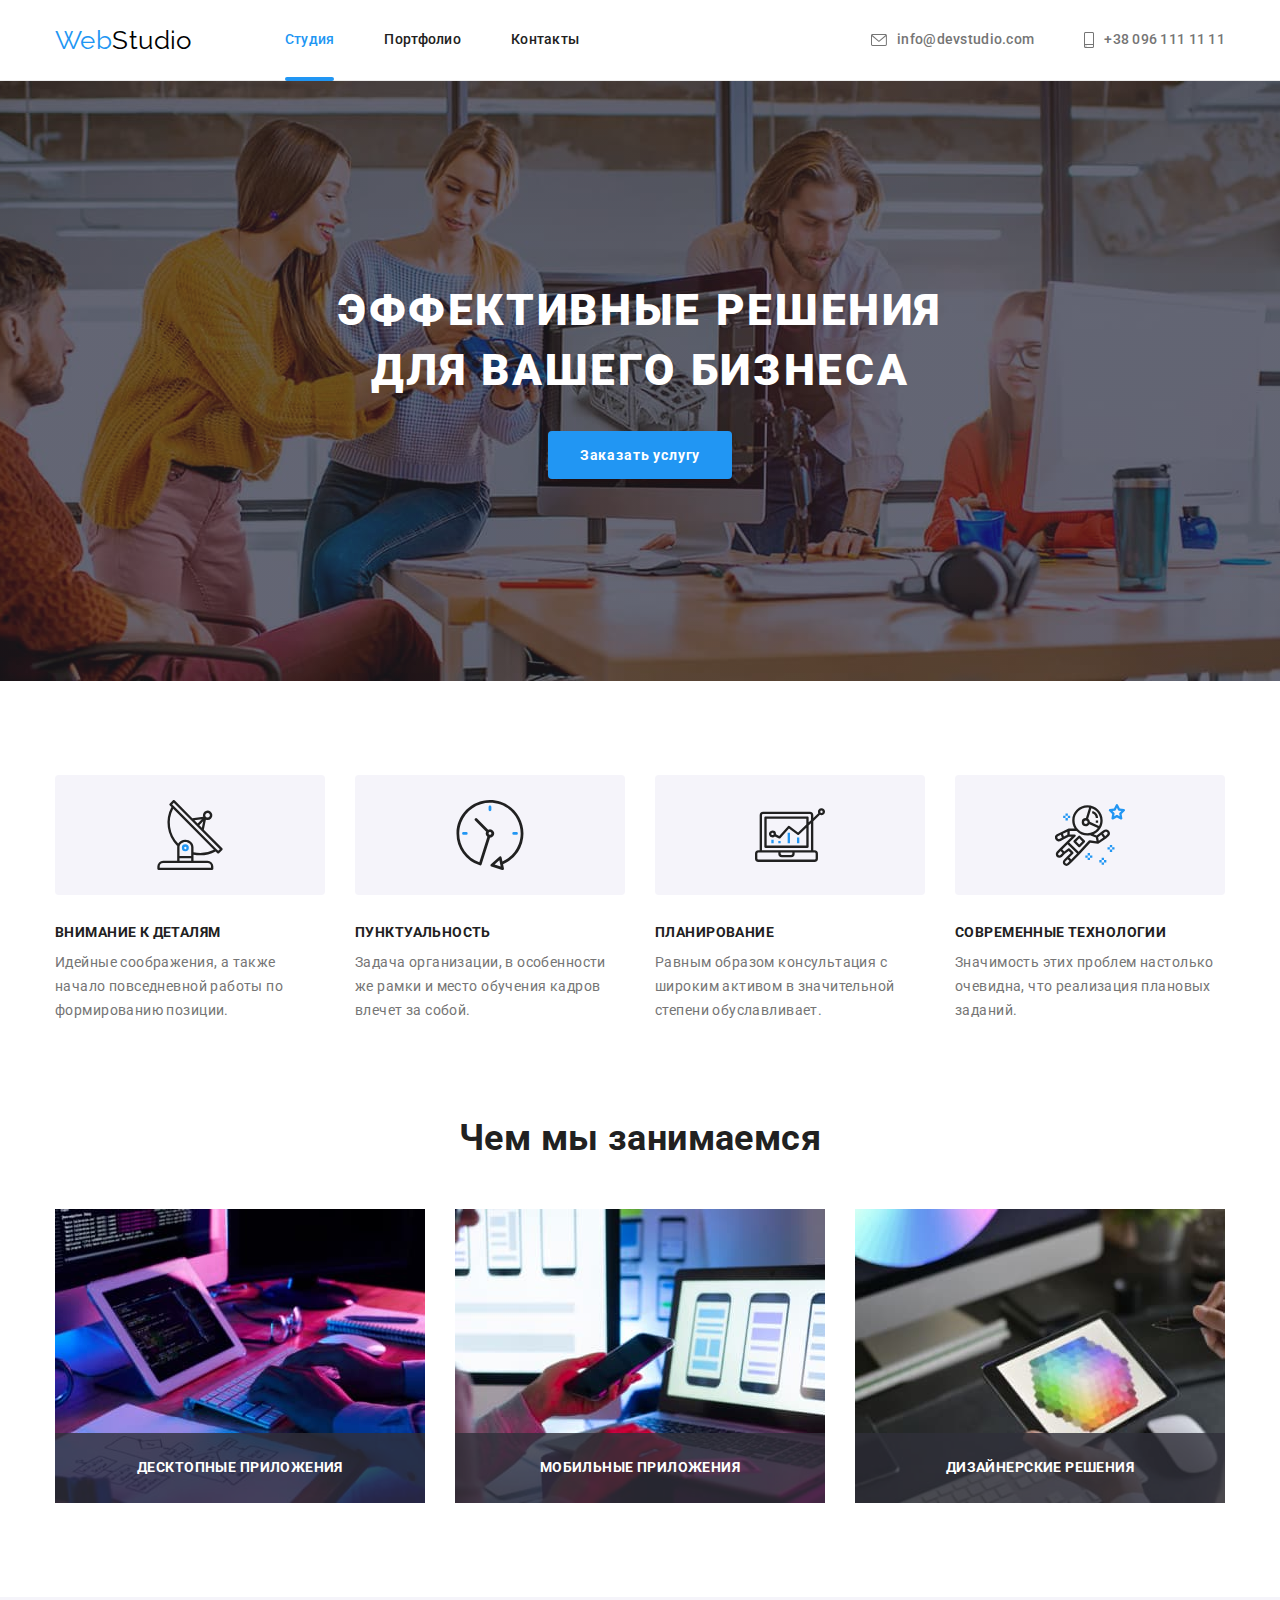
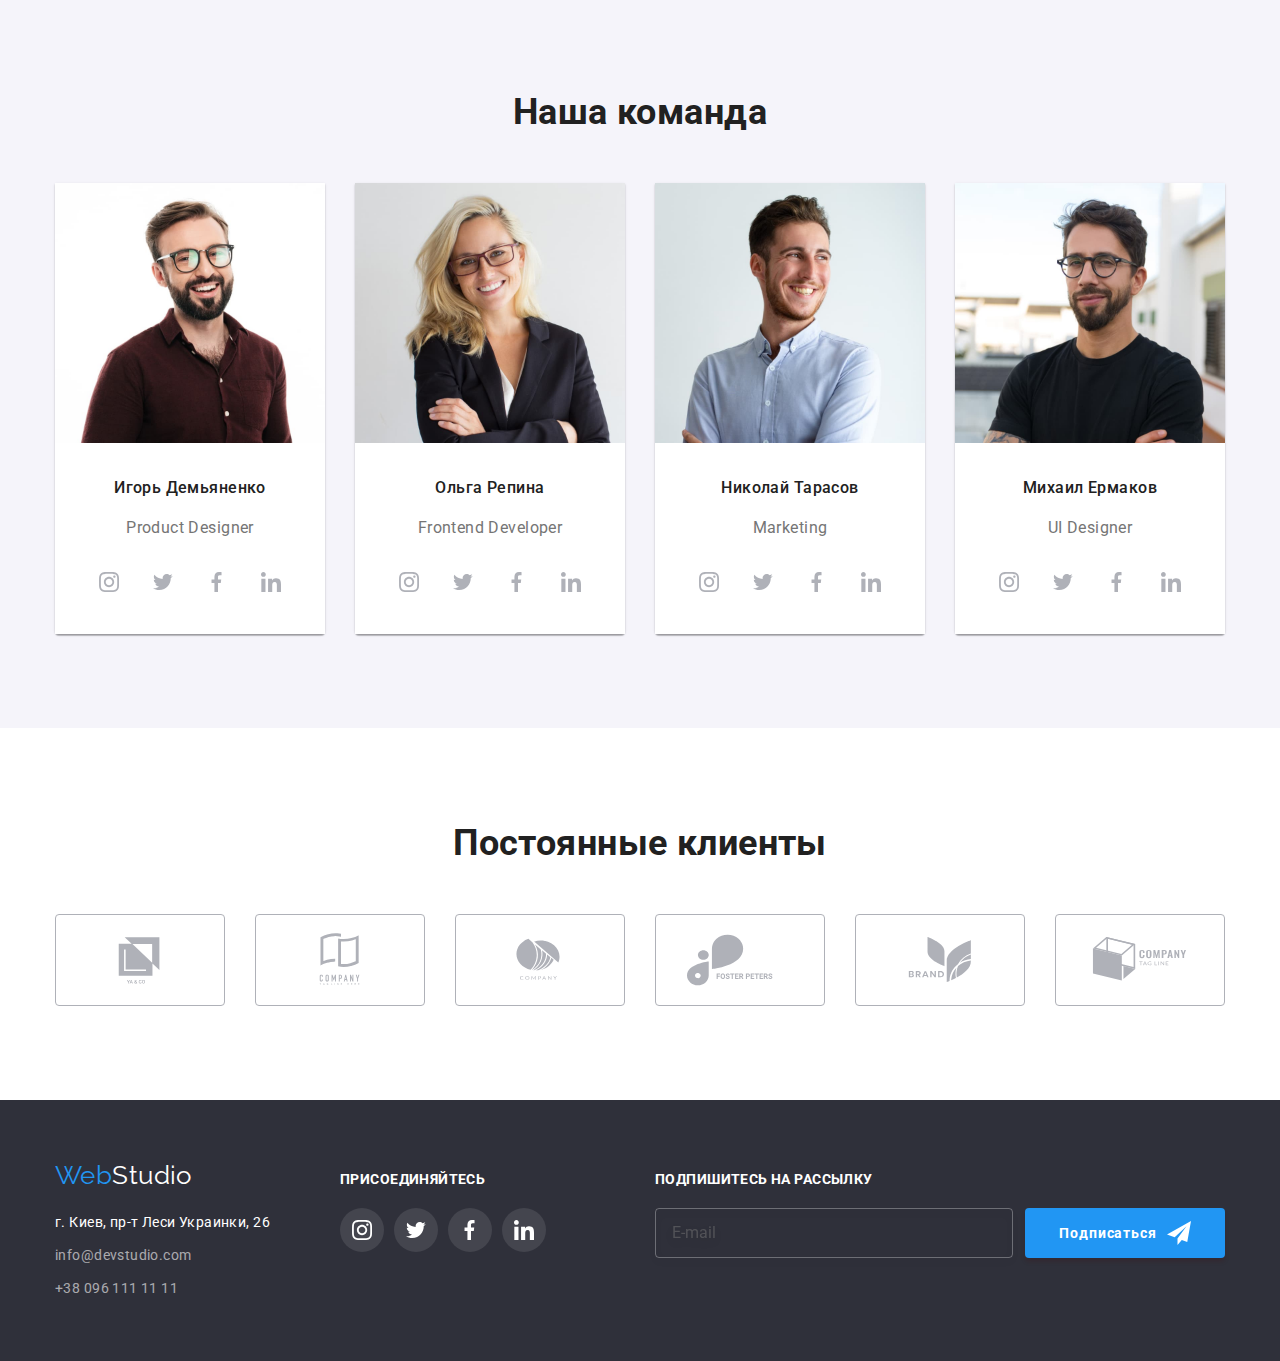
<file: index.html>
<!DOCTYPE html>
<html lang="ru">
  <head>
    <meta charset="UTF-8" />
    <meta http-equiv="X-UA-Compatible" content="IE=edge" />
    <meta name="viewport" content="width=device-width, initial-scale=1.0" />
    <title>Web studio</title>
    <link
      href="https://fonts.googleapis.com/css2?family=Raleway:wght@700&family=Roboto:wght@400;500;700;900&display=swap"
      rel="stylesheet"
    />
    <link
      rel="stylesheet"
      href="https://cdnjs.cloudflare.com/ajax/libs/modern-normalize/1.0.0/modern-normalize.min.css"
    />
    <link rel="stylesheet" href="./css/main.min.css" />
  </head>
  <body>
    <header class="header">
      <div class="header__navigation container">
        <nav class="header__site-nav">
          <a href="./index.html" class="logo"
            ><span class="logo__text">Web</span>Studio</a
          >
          <ul class="header__menu">
            <li class="header__menu-item">
              <a href="" class="header__menu-link header__menu-link--current"
                >Студия</a
              >
            </li>
            <li class="header__menu-item">
              <a href="./portfolio.html" class="header__menu-link">Портфолио</a>
            </li>
            <li class="header__menu-item">
              <a href="" class="header__menu-link">Контакты</a>
            </li>
          </ul>
        </nav>
        <ul class="header__contacts">
          <li class="header__contacts-item">
            <a href="mailto:info@devstudio.com" class="header__contacts-link"
              ><svg class="header__contacts-icon" width="16" height="12">
                <use href="./images/icons.svg#icon-envelope"></use>
              </svg>
              info@devstudio.com</a
            >
          </li>
          <li class="header__contacts-item">
            <a href="tel:+380961111111" class="header__contacts-link"
              ><svg class="header__contacts-icon" width="10" height="16">
                <use href="./images/icons.svg#icon-smartphone"></use></svg
              >+38 096 111 11 11</a
            >
          </li>
        </ul>
      </div>
    </header>
    <main>
      <!-- hero -->

      <section class="hero">
        <h1 class="hero__title">Эффективные решения для вашего бизнеса</h1>
        <button type="button" class="hero__button" data-modal-open>
          Заказать услугу
        </button>
      </section>

      <!-- features -->
      <section class="section">
        <div class="features container">
          <h2 class="visually-hidden">Особенности</h2>
          <ul class="features__list">
            <li class="features__item features__icon-antenna">
              <h3 class="features__title">Внимание к деталям</h3>
              <p>
                Идейные соображения, а также начало повседневной работы по
                формированию позиции.
              </p>
            </li>
            <li class="features__item features__icon-clock">
              <h3 class="features__title">Пунктуальность</h3>
              <p>
                Задача организации, в особенности же рамки и место обучения
                кадров влечет за собой.
              </p>
            </li>
            <li class="features__item features__icon-diagram">
              <h3 class="features__title">Планирование</h3>
              <p>
                Равным образом консультация с широким активом в значительной
                степени обуславливает.
              </p>
            </li>
            <li class="features__item features__icon-astronaut">
              <h3 class="features__title">Современные технологии</h3>
              <p>
                Значимость этих проблем настолько очевидна, что реализация
                плановых заданий.
              </p>
            </li>
          </ul>
        </div>
      </section>
      <section class="section section__no-padding ">
        <div class="services container">
          <h2 class="section__title ">Чем мы занимаемся</h2>
          <ul class="services__list">
            <li class="services__item">
              <img
                src="./images/desktop_apps.jpg"
                alt="Десктопные приложения"
                width="370"
                height="294"
              />
              <h3 class="services__title">Десктопные приложения</h3>
            </li>
            <li class="services__item">
              <img
                src="./images/mobile_apps.jpg"
                alt="Мобильные приложения"
                width="370"
                height="294"
              />
              <h3 class="services__title">Мобильные приложения</h3>
            </li>
            <li class="services__item">
              <img
                src="./images/design_solutions.jpg"
                alt="Дизайнерские решения"
                width="370"
                height="294"
              />
              <h3 class="services__title">Дизайнерские решения</h3>
            </li>
          </ul>
        </div>
      </section>
      <!-- Team -->
      <section class="section section__bgcolor ">
        <div class="team container">
          <h2 class="section__title team__title">Наша команда</h2>
          <ul class="team__card-set">
            <li class="team__worker-card">
              <img
                src="./images/product_designer.jpg"
                alt="Фотография Игоря Демьяненко"
                width="270"
                height="260"
                class="worker-foto"
              />
              <div class="team__card-content">
                <h3 class="team__worker-name">Игорь Демьяненко</h3>
                <p lang="en" class="team__worker-post">Product Designer</p>

                <ul class="social-icons">
                  <li class="social-icons__list">
                    <a
                      href=""
                      class="social-icons__link"
                      target="_blank"
                      rel="noopener noreferrer"
                    >
                      <svg class="social-icons__icon">
                        <use href="./images/icons.svg#icon-instagram"></use>
                      </svg>
                    </a>
                  </li>
                  <li class="social-icons__list">
                    <a
                      href=""
                      class="social-icons__link"
                      target="_blank"
                      rel="noopener noreferrer"
                    >
                      <svg class="social-icons__icon">
                        <use href="./images/icons.svg#icon-twitter"></use>
                      </svg>
                    </a>
                  </li>
                  <li class="social-icons__list">
                    <a
                      href=""
                      class="social-icons__link"
                      target="_blank"
                      rel="noopener noreferrer"
                    >
                      <svg class="social-icons__icon">
                        <use href="./images/icons.svg#icon-fb"></use>
                      </svg>
                    </a>
                  </li>
                  <li class="social-icons__list">
                    <a
                      href=""
                      class="social-icons__link"
                      target="_blank"
                      rel="noopener noreferrer"
                    >
                      <svg class="social-icons__icon">
                        <use href="./images/icons.svg#icon-linkedin"></use>
                      </svg>
                    </a>
                  </li>
                </ul>
              </div>
            </li>
            <li class="team__worker-card">
              <img
                src="./images/frontend_developer.jpg"
                alt="Фотография Ольги Репиной"
                width="270"
                height="260"
                class="worker-foto"
              />
              <div class="team__card-content">
                <h3 class="team__worker-name">Ольга Репина</h3>
                <p lang="en" class="team__worker-post">Frontend Developer</p>
                <ul class="social-icons">
                  <li class="social-icons__list">
                    <a
                      href=""
                      class="social-icons__link"
                      target="_blank"
                      rel="noopener noreferrer"
                    >
                      <svg class="social-icons__icon">
                        <use href="./images/icons.svg#icon-instagram"></use>
                      </svg>
                    </a>
                  </li>
                  <li class="social-icons__list">
                    <a
                      href=""
                      class="social-icons__link"
                      target="_blank"
                      rel="noopener noreferrer"
                    >
                      <svg class="social-icons__icon">
                        <use href="./images/icons.svg#icon-twitter"></use>
                      </svg>
                    </a>
                  </li>
                  <li class="social-icons__list">
                    <a
                      href=""
                      class="social-icons__link"
                      target="_blank"
                      rel="noopener noreferrer"
                    >
                      <svg class="social-icons__icon">
                        <use href="./images/icons.svg#icon-fb"></use>
                      </svg>
                    </a>
                  </li>
                  <li class="social-icons__list">
                    <a
                      href=""
                      class="social-icons__link"
                      target="_blank"
                      rel="noopener noreferrer"
                    >
                      <svg class="social-icons__icon">
                        <use href="./images/icons.svg#icon-linkedin"></use>
                      </svg>
                    </a>
                  </li>
                </ul>
              </div>
            </li>
            <li class="team__worker-card">
              <img
                src="./images/marketing.jpg"
                alt="Фотография Николая Тарасова"
                width="270"
                height="260"
                class="worker-foto"
              />
              <div class="team__card-content">
                <h3 class="team__worker-name">Николай Тарасов</h3>
                <p lang="en" class="team__worker-post">Marketing</p>
                <ul class="social-icons">
                  <li class="social-icons__list">
                    <a
                      href=""
                      class="social-icons__link"
                      target="_blank"
                      rel="noopener noreferrer"
                    >
                      <svg class="social-icons__icon">
                        <use href="./images/icons.svg#icon-instagram"></use>
                      </svg>
                    </a>
                  </li>
                  <li class="social-icons__list">
                    <a
                      href=""
                      class="social-icons__link"
                      target="_blank"
                      rel="noopener noreferrer"
                    >
                      <svg class="social-icons__icon">
                        <use href="./images/icons.svg#icon-twitter"></use>
                      </svg>
                    </a>
                  </li>
                  <li class="social-icons__list">
                    <a
                      href=""
                      class="social-icons__link"
                      target="_blank"
                      rel="noopener noreferrer"
                    >
                      <svg class="social-icons__icon">
                        <use href="./images/icons.svg#icon-fb"></use>
                      </svg>
                    </a>
                  </li>
                  <li class="social-icons__list">
                    <a
                      href=""
                      class="social-icons__link"
                      target="_blank"
                      rel="noopener noreferrer"
                    >
                      <svg class="social-icons__icon">
                        <use href="./images/icons.svg#icon-linkedin"></use>
                      </svg>
                    </a>
                  </li>
                </ul>
              </div>
            </li>
            <li class="team__worker-card">
              <img
                src="./images/ui_designer.jpg"
                alt="Фотография Михаила Ермакова"
                width="270"
                height="260"
                class="worker-foto"
              />
              <div class="team__card-content">
                <h3 class="team__worker-name">Михаил Ермаков</h3>
                <p lang="en" class="team__worker-post">UI Designer</p>
                <ul class="social-icons">
                  <li class="social-icons__list">
                    <a
                      href=""
                      class="social-icons__link"
                      target="_blank"
                      rel="noopener noreferrer"
                    >
                      <svg class="social-icons__icon">
                        <use href="./images/icons.svg#icon-instagram"></use>
                      </svg>
                    </a>
                  </li>
                  <li class="social-icons__list">
                    <a
                      href=""
                      class="social-icons__link"
                      target="_blank"
                      rel="noopener noreferrer"
                    >
                      <svg class="social-icons__icon">
                        <use href="./images/icons.svg#icon-twitter"></use>
                      </svg>
                    </a>
                  </li>
                  <li class="social-icons__list">
                    <a
                      href=""
                      class="social-icons__link"
                      target="_blank"
                      rel="noopener noreferrer"
                    >
                      <svg class="social-icons__icon">
                        <use href="./images/icons.svg#icon-fb"></use>
                      </svg>
                    </a>
                  </li>
                  <li class="social-icons__list">
                    <a
                      href=""
                      class="social-icons__link"
                      target="_blank"
                      rel="noopener noreferrer"
                    >
                      <svg class="social-icons__icon">
                        <use href="./images/icons.svg#icon-linkedin"></use>
                      </svg>
                    </a>
                  </li>
                </ul>
              </div>
            </li>
          </ul>
        </div>
      </section>

      <section class="section">
        <div class="customers container">
          <h2 class="customers__title">Постоянные клиенты</h2>
          <ul class="customers__card-set">
            <li class="customers__item">
              <a
                href=""
                class="customers__link"
                target="_blank"
                rel="noopener noreferrer"
              >
                <svg class="customers__icon">
                  <use href="./images/icons.svg#icon-Logo_1"></use>
                </svg>
              </a>
            </li>
            <li class="customers__item">
              <a
                href=""
                class="customers__link"
                target="_blank"
                rel="noopener noreferrer"
              >
                <svg class="customers__icon">
                  <use href="./images/icons.svg#icon-Logo_2"></use>
                </svg>
              </a>
            </li>
            <li class="customers__item">
              <a
                href=""
                class="customers__link"
                target="_blank"
                rel="noopener noreferrer"
              >
                <svg class="customers__icon">
                  <use href="./images/icons.svg#icon-Logo_3"></use>
                </svg>
              </a>
            </li>
            <li class="customers__item">
              <a
                href=""
                class="customers__link"
                target="_blank"
                rel="noopener noreferrer"
              >
                <svg class="customers__icon">
                  <use href="./images/icons.svg#icon-Logo_4"></use>
                </svg>
              </a>
            </li>
            <li class="customers__item">
              <a
                href=""
                class="customers__link"
                target="_blank"
                rel="noopener noreferrer"
              >
                <svg class="customers__icon">
                  <use href="./images/icons.svg#icon-Logo_5"></use>
                </svg>
              </a>
            </li>
            <li class="customers__item">
              <a
                href=""
                class="customers__link"
                target="_blank"
                rel="noopener noreferrer"
              >
                <svg class="customers__icon">
                  <use href="./images/icons.svg#icon-Logo_6"></use>
                </svg>
              </a>
            </li>
          </ul>
        </div>
      </section>
    </main>

    <footer class="footer">
      <div class="footer__page container">
        <div class="foter__left-part">
          <a href="./index.html" class="logo footer__logo"
            ><span class="logo__text">Web</span>Studio</a
          >
          <div class="footer__connect">
            <ul class="footer__connect-list">
              <li class="footer__connect-item">
                <address>г. Киев, пр-т Леси Украинки, 26</address>
              </li>
              <li class="footer__connect-item">
                <a href="mailto:info@devstudio.com" class="footer__connect-link"
                  >info@devstudio.com</a
                >
              </li>
              <li class="footer__connect-item">
                <a href="tel:+380961111111" class="footer__connect-link"
                  >+38 096 111 11 11</a
                >
              </li>
            </ul>
          </div>
        </div>
        <div class="footer__central-part">
          <p class="footer__join">присоединяйтесь</p>
          <ul class="social-icons">
            <li class="social-icons__list">
              <a
                href=""
                class="social-icons__link footer-social-icons__link"
                target="_blank"
                rel="noopener noreferrer"
              >
                <svg class="social-icons__icon footer-social-icons__icon">
                  <use href="./images/icons.svg#icon-instagram"></use>
                </svg>
              </a>
            </li>
            <li class="social-icons__list">
              <a
                href=""
                class="social-icons__link footer-social-icons__link"
                target="_blank"
                rel="noopener noreferrer"
              >
                <svg class="social-icons__icon footer-social-icons__icon">
                  <use href="./images/icons.svg#icon-twitter"></use>
                </svg>
              </a>
            </li>
            <li class="social-icons__list">
              <a
                href=""
                class="social-icons__link footer-social-icons__link"
                target="_blank"
                rel="noopener noreferrer"
              >
                <svg class="social-icons__icon footer-social-icons__icon">
                  <use href="./images/icons.svg#icon-fb"></use>
                </svg>
              </a>
            </li>
            <li class="social-icons__list">
              <a
                href=""
                class="social-icons__link footer-social-icons__link"
                target="_blank"
                rel="noopener noreferrer"
              >
                <svg class="social-icons__icon footer-social-icons__icon">
                  <use href="./images/icons.svg#icon-linkedin"></use>
                </svg>
              </a>
            </li>
          </ul>
        </div>

        <!-- Footer form -->
        <form action="" class="footer__form-part">
          <p class="footer__form-title">Подпишитесь на рассылку</p>
          <div class="footer__form">
            <input
              type="email"
              class="footer__form-mail"
              name="e-mail"
              placeholder="E-mail"
            />
            <button
              type="submit"
              class="footer__form-btn"
              name="e-mail"
              id="e-mail"
            >
              Подписаться<svg class="footer__form-btn-icon">
                <use href="./images/icons.svg#icon-send"></use>
              </svg>
            </button>
          </div>
        </form>
      </div>
    </footer>

    
     <!-- modal-window -->
     <div class="modal-window is-hidden" data-modal>
      <div class="modal-window__body">
         <!-- icon-close -->
         <button type="button" class="modal-window__close-btn" data-modal-close>
          <svg class="modal-window__close-icon">
            <use href="./images/icons.svg#icon-close-window"></use></svg
          ><span class="visually-hidden">закрыть окно</span>
        </button>
        <!-- backdrop form -->
        <form class="modal-form">
          <p class="modal-form__title">
            Оставьте свои данные, мы вам перезвоним
          </p>

          <label class="modal-form__field">
            Имя
            <span class="modal-form__input-wrapper">
              <input
                type="text"
                name="user-name"
                class="modal-form__input"
                autofocus
                required
                minlength="2"
              />
              <svg class="modal-form__icon" width="12" height="12">
                <use href="./images/icons.svg#icon-name"></use>
              </svg>
            </span>
          </label>
          <label class="modal-form__field">
            Телефон
            <span class="modal-form__input-wrapper">
              <input
                type="tel"
                name="phone"
                class="modal-form__input"
                placeholder=""
                pattern="[0-9]{3}-[0-9]{3}-[0-9]{2}-[0-9]{2}"
                title="096-999-99-99"
                required
              />
              <svg class="modal-form__icon" width="11" height="11">
                <use href="./images/icons.svg#icon-phone"></use>
              </svg>
            </span>
          </label>
          <label class="modal-form__field">
            Почта
            <span class="modal-form__input-wrapper">
              <input
                type="email"
                name="male"
                class="modal-form__input"
                placeholder=""
                required
              />
              <svg class="modal-form__icon" width="15" height="12">
                <use href="./images/icons.svg#icon-mail"></use>
              </svg>
              <span class="modal-form__icon"></span>
            </span>
          </label>
          <label class="modal-form__field"
            >Комментарий<textarea
              name="message"
              class="modal-form__message"
              placeholder="Введите текст"
            ></textarea>
          </label>
          <input
            type="checkbox"
            name="policy"
            class="modal-form__check visually-hidden"
            id="user-policy"
            required
          />
          <label for="user-policy" class="modal-form__checkbox-desc"
            >Соглашаюсь с рассылкой и принимаю
            <a href="" class="modal-form__checkbox-link"
              >Условия договора</a
            ></label
          >
          <button type="submit" class="modal-form__btn">Oтправить</button>
        </form>

       
      </div>
    </div>

    <script src="./js/modal.js"></script>
  </body>
</html>
</file>
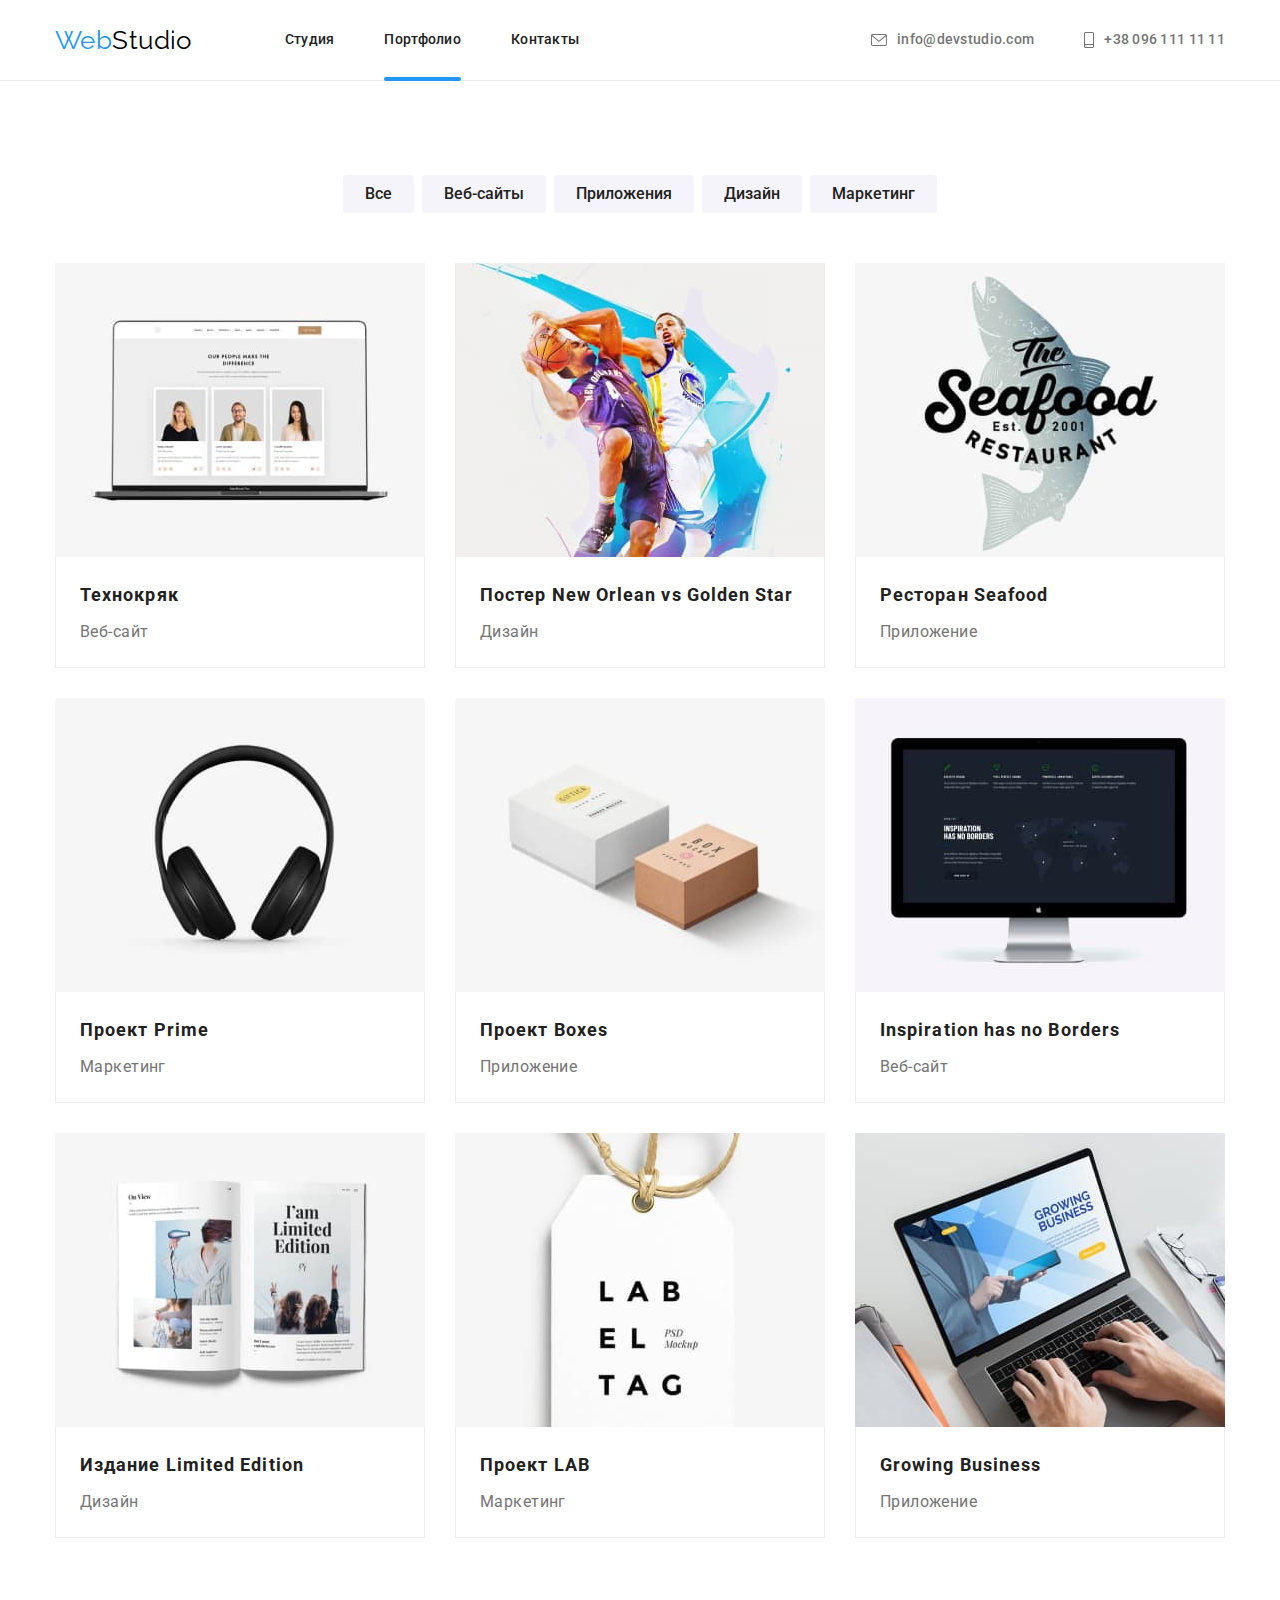
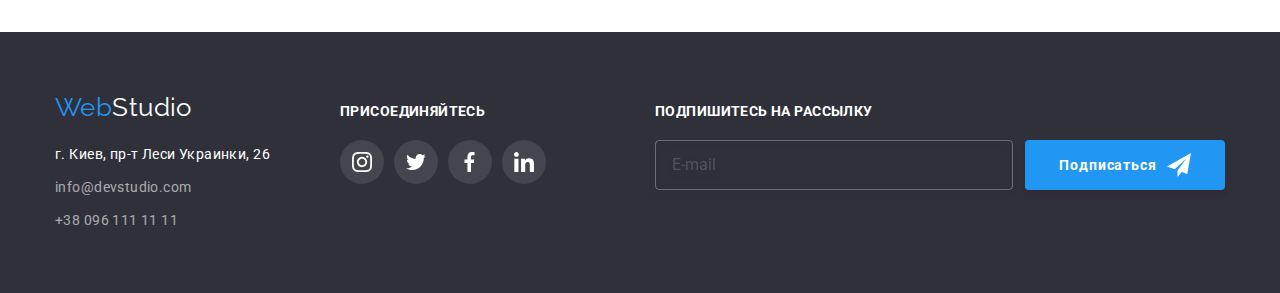
<file: portfolio.html>
<!DOCTYPE html>
<html lang="ru">
  <head>
    <meta charset="UTF-8" />
    <meta http-equiv="X-UA-Compatible" content="IE=edge" />
    <meta name="viewport" content="width=device-width, initial-scale=1.0" />
    <title>Portfolio</title>
    <link
      href="https://fonts.googleapis.com/css2?family=Raleway:wght@700&family=Roboto:wght@400;500;700;900&display=swap"
      rel="stylesheet"
    />
    <link
      rel="stylesheet"
      href="https://cdnjs.cloudflare.com/ajax/libs/modern-normalize/1.0.0/modern-normalize.min.css"
    />
    <link rel="stylesheet" href="./css/main.min.css" />
  </head>
  <body>
    <header class="header">
      <div class="header__navigation container">
        <nav class="header__site-nav">
          <a href="./index.html" class="logo"
            ><span class="logo__text">Web</span>Studio</a
          >
          <ul class="header__menu">
            <li class="header__menu-item">
              <a href="./index.html" class="header__menu-link"
                >Студия</a
              >
            </li>
            <li class="header__menu-item header__menu-link--current" >
              <a href="./portfolio.html" class="header__menu-link">Портфолио</a>
            </li>
            <li class="header__menu-item">
              <a href="" class="header__menu-link">Контакты</a>
            </li>
          </ul>
        </nav>
        <ul class="header__contacts">
          <li class="header__contacts-item">
            <a href="mailto:info@devstudio.com" class="header__contacts-link"
              ><svg class="header__contacts-icon" width="16" height="12">
                <use href="./images/icons.svg#icon-envelope"></use>
              </svg>
              info@devstudio.com</a
            >
          </li>
          <li class="header__contacts-item">
            <a href="tel:+380961111111" class="header__contacts-link"
              ><svg class="header__contacts-icon" width="10" height="16">
                <use href="./images/icons.svg#icon-smartphone"></use></svg
              >+38 096 111 11 11</a
            >
          </li>
        </ul>
      </div>
    </header>

    <main>
      <section class="section">
        <div class="portfolio container">
          <h1 class="visually-hidden">Примерs наших работ</h1>
          <ul class="portfolio__filter">
            <li class="portfolio__filter-btn">
              <button type="button" class="button">Все</button>
            </li>
            <li class="portfolio__filter-btn">
              <button type="button" class="button">Веб-сайты</button>
            </li>
            <li class="portfolio__filter-btn">
              <button type="button" class="button">Приложения</button>
            </li>
            <li class="portfolio__filter-btn">
              <button type="button" class="button">Дизайн</button>
            </li>
            <li class="portfolio__filter-btn">
              <button type="button" class="button">Маркетинг</button>
            </li>
          </ul>
          <ul class="portfolio__examples">
            <li class="portfolio__examples-card">
              <a href="" class="portfolio__examples-link"
                ><div class="portfolio__examples-thumb">
                  <img
                    src="./images/tehnokryak.jpg"
                    alt="Страница сайта Технокряк"
                    width="370px"
                    height="294px"
                  />

                  <p class="portfolio__examples-overlay">
                    Технокряк это современная площадка распространения
                    коронавируса. Компании используют эту платформу для
                    цифрового шпионажа и атак на защищённые сервера конкурентов.
                  </p>
                </div>
                <div class="portfolio__card-box">
                  <h2 class="portfolio__examples-title">Технокряк</h2>
                  <p class="portfolio__examples-desc">Веб-сайт</p>
                </div></a
              >
            </li>
            <li class="portfolio__examples-card">
              <a href="" class="portfolio__examples-link"
                ><div class="portfolio__examples-thumb">
                  <img
                    src="./images/new_orlean.jpg"
                    alt="Рекламный банер"
                    width="370px"
                    height="294px"
                  />

                  <p class="portfolio__examples-overlay">
                    Технокряк это современная площадка распространения
                    коронавируса. Компании используют эту платформу для
                    цифрового шпионажа и атак на защищённые сервера конкурентов.
                  </p>
                </div>
                <div class="portfolio__card-box">
                  <h2 class="portfolio__examples-title">
                    Постер New Orlean vs Golden Star
                  </h2>
                  <p class="portfolio__examples-desc">Дизайн</p>
                </div></a
              >
            </li>
            <li class="portfolio__examples-card">
              <a href="" class="portfolio__examples-link"
                ><div class="portfolio__examples-thumb">
                  <img
                    src="./images/sea_food.jpg"
                    alt="Логотип ресторана"
                    width="370px"
                    height="294px"
                  />

                  <p class="portfolio__examples-overlay">
                    Технокряк это современная площадка распространения
                    коронавируса. Компании используют эту платформу для
                    цифрового шпионажа и атак на защищённые сервера конкурентов.
                  </p>
                </div>

                <div class="portfolio__card-box">
                  <h2 class="portfolio__examples-title">Ресторан Seafood</h2>
                  <p class="portfolio__examples-desc">Приложение</p>
                </div></a
              >
            </li>
            <li class="portfolio__examples-card">
              <a href="" class="portfolio__examples-link"
                ><div class="portfolio__examples-thumb">
                  <img
                    src="./images/progect_prime.jpg"
                    alt="Наушники"
                    width="370px"
                    height="294px"
                  />

                  <p class="portfolio__examples-overlay">
                    Технокряк это современная площадка распространения
                    коронавируса. Компании используют эту платформу для
                    цифрового шпионажа и атак на защищённые сервера конкурентов.
                  </p>
                </div>
                <div class="portfolio__card-box">
                  <h2 class="portfolio__examples-title">Проект Prime</h2>
                  <p class="portfolio__examples-desc">Маркетинг</p>
                </div></a
              >
            </li>
            <li class="portfolio__examples-card">
              <a href="" class="portfolio__examples-link"
                ><div class="portfolio__examples-thumb">
                  <img
                    src="./images/progect_boxes.jpg"
                    alt="Коробки"
                    width="370px"
                    height="294px"
                  />

                  <p class="portfolio__examples-overlay">
                    Технокряк это современная площадка распространения
                    коронавируса. Компании используют эту платформу для
                    цифрового шпионажа и атак на защищённые сервера конкурентов.
                  </p>
                </div>
                <div class="portfolio__card-box">
                  <h2 class="portfolio__examples-title">Проект Boxes</h2>
                  <p class="portfolio__examples-desc">Приложение</p>
                </div></a
              >
            </li>
            <li class="portfolio__examples-card">
              <a href="" class="portfolio__examples-link"
                ><div class="portfolio__examples-thumb">
                  <img
                    src="./images/inspiration.jpg"
                    alt="Старница сайта"
                    width="370px"
                    height="294px"
                  />

                  <p class="portfolio__examples-overlay">
                    Технокряк это современная площадка распространения
                    коронавируса. Компании используют эту платформу для
                    цифрового шпионажа и атак на защищённые сервера конкурентов.
                  </p>
                </div>
                <div class="portfolio__card-box">
                  <h2 class="portfolio__examples-title">Inspiration has no Borders</h2>
                  <p class="portfolio__examples-desc">Веб-сайт</p>
                </div></a
              >
            </li>
            <li class="portfolio__examples-card">
              <a href="" class="portfolio__examples-link"
                ><div class="portfolio__examples-thumb">
                  <img
                    src="./images/edition.jpg"
                    alt="Страницы журнала"
                    width="370px"
                    height="294px"
                  />

                  <p class="portfolio__examples-overlay">
                    Технокряк это современная площадка распространения
                    коронавируса. Компании используют эту платформу для
                    цифрового шпионажа и атак на защищённые сервера конкурентов.
                  </p>
                </div>
                <div class="portfolio__card-box">
                  <h2 class="portfolio__examples-title">Издание Limited Edition</h2>
                  <p class="portfolio__examples-desc">Дизайн</p>
                </div></a
              >
            </li>
            <li class="portfolio__examples-card">
              <a href="" class="portfolio__examples-link"
                ><div class="portfolio__examples-thumb">
                  <img
                    src="./images/progect_lab.jpg"
                    alt="Логотип проэкта"
                    width="370px"
                    height="294px"
                  />

                  <p class="portfolio__examples-overlay">
                    Технокряк это современная площадка распространения
                    коронавируса. Компании используют эту платформу для
                    цифрового шпионажа и атак на защищённые сервера конкурентов.
                  </p>
                </div>
                <div class="portfolio__card-box">
                  <h2 class="portfolio__examples-title">Проект LAB</h2>
                  <p class="portfolio__examples-desc">Маркетинг</p>
                </div></a
              >
            </li>
            <li class="portfolio__examples-card">
              <a href="" class="portfolio__examples-link"
                ><div class="portfolio__examples-thumb">
                  <img
                    src="./images/growing_business.jpg"
                    alt="Страница сайта на ноутбуке"
                    width="370px"
                    height="294px"
                  />

                  <p class="portfolio__examples-overlay">
                    Технокряк это современная площадка распространения
                    коронавируса. Компании используют эту платформу для
                    цифрового шпионажа и атак на защищённые сервера конкурентов.
                  </p>
                </div>
                <div class="portfolio__card-box">
                  <h2 class="portfolio__examples-title">Growing Business</h2>
                  <p class="portfolio__examples-desc">Приложение</p>
                </div></a
              >
            </li>
          </ul>
        </div>
      </section>
    </main>
    <!-- Footer -->
    <footer class="footer">
      <div class="footer__page container">
        <div class="footer__left-part">
          <a href="./index.html" class="logo footer__logo"
            ><span class="logo__text">Web</span>Studio</a
          >
          <div class="footer__connect">
            <ul class="footer__connect-list">
              <li class="footer__connect-item">
                <address>г. Киев, пр-т Леси Украинки, 26</address>
              </li>
              <li class="footer__connect-item">
                <a href="mailto:info@devstudio.com" class="footer__connect-link"
                  >info@devstudio.com</a
                >
              </li>
              <li class="footer__connect-item">
                <a href="tel:+380961111111" class="footer__connect-link"
                  >+38 096 111 11 11</a
                >
              </li>
            </ul>
          </div>
        </div>
        <div class="footer__central-part">
          <p class="footer__join">присоединяйтесь</p>
          <ul class="social-icons">
            <li class="social-icons__list">
              <a
                href=""
                class="social-icons__link footer-social-icons__link"
                target="_blank"
                rel="noopener noreferrer"
              >
                <svg class="social-icons__icon footer-social-icons__icon">
                  <use href="./images/icons.svg#icon-instagram"></use>
                </svg>
              </a>
            </li>
            <li class="social-icons__list">
              <a
                href=""
                class="social-icons__link footer-social-icons__link"
                target="_blank"
                rel="noopener noreferrer"
              >
                <svg class="social-icons__icon footer-social-icons__icon">
                  <use href="./images/icons.svg#icon-twitter"></use>
                </svg>
              </a>
            </li>
            <li class="social-icons__list">
              <a
                href=""
                class="social-icons__link footer-social-icons__link"
                target="_blank"
                rel="noopener noreferrer"
              >
                <svg class="social-icons__icon footer-social-icons__icon">
                  <use href="./images/icons.svg#icon-fb"></use>
                </svg>
              </a>
            </li>
            <li class="social-icons__list">
              <a
                href=""
                class="social-icons__link footer-social-icons__link"
                target="_blank"
                rel="noopener noreferrer"
              >
                <svg class="social-icons__icon footer-social-icons__icon">
                  <use href="./images/icons.svg#icon-linkedin"></use>
                </svg>
              </a>
            </li>
          </ul>
        </div>

        <!-- Footer form -->
        <form action="" class="footer__form-part">
          <p class="footer__form-title">Подпишитесь на рассылку</p>
          <div class="footer__form">
            <input
              type="email"
              class="footer__form-mail"
              name="e-mail"
              placeholder="E-mail"
            />
            <button
              type="submit"
              class="footer__form-btn"
              name="e-mail"
              id="e-mail"
            >
              Подписаться<svg class="footer__form-btn-icon">
                <use href="./images/icons.svg#icon-send"></use>
              </svg>
            </button>
          </div>
        </form>
      </div>
    </footer>
  </body>
</html>
</file>
<file: css/main.min.css>
:root{--primary-text-color: #757575;--title-text-color: #212121;--accent-color: #2196f3;--primary-white-color: #ffffff;--secondary-background-color: #2f303a;--footer-text-color: rgba(255, 255, 255, 0.6);--secondary-accent-color: #f5f4fa;--box-shadow: 0px 1px 3px rgba(0, 0, 0, 0.12), 0px 1px 1px rgba(0, 0, 0, 0.14),
    0px 2px 1px rgba(0, 0, 0, 0.2);--borders-color: #eeeeee;--footer-border-color: #ececec;--icons-color: #afb1b8}ul{margin:0;padding:0;list-style:none}body{background-color:var(--primary-white-color);color:var(--primary-text-color);font-family:Roboto, sans-serif;font-size:14px;line-height:1.71;letter-spacing:0.03em}h1,h2,h3,h4,h5,p{margin-top:0;margin-bottom:0}.link{text-decoration:none;color:inherit}img{display:block;max-width:100%;height:auto}address{font-style:normal}.visually-hidden{position:absolute;width:1px;height:1px;margin:-1px;border:0;padding:0;white-space:nowrap;clip-path:inset(100%);clip:rect(0 0 0 0);overflow:hidden}.container{width:1200px;margin-right:auto;margin-left:auto;padding-right:15px;padding-left:15px}.section{padding-top:94px;padding-bottom:94px}.section__no-padding{padding-top:0}.section__bgcolor{background-color:var(--secondary-accent-color)}.section__title{margin-top:0;margin-bottom:50px;color:var(--title-text-color);font-weight:700;font-size:36px;line-height:1.17;text-align:center}.logo{color:#000000;font-family:Raleway, sans-serif;font-size:26px;line-height:1.19;text-decoration:none;display:inline-block}.logo__text{color:var(--accent-color)}.header{border-bottom:1px solid var(--footer-border-color)}.header__navigation{display:flex}.header__site-nav{display:flex;align-items:center}.header__menu{display:flex;margin-left:93px}.header__menu-item+.header__menu-item{margin-left:50px}.header__menu-link{color:var(--title-text-color)}.header__menu-link:hover,.header__menu-link:focus{color:var(--accent-color)}.header__contacts{display:flex;margin-left:auto}.header__contacts-item+.header__contacts-item{margin-left:50px}.header__contacts-link{color:var(--primary-text-color)}.header__contacts-link:hover,.header__contacts-link:focus{color:var(--accent-color)}.header__menu-link,.header__contacts-link{display:flex;align-items:center;padding-top:32px;padding-bottom:32px;font-weight:500;line-height:1.14;letter-spacing:0.02em;text-decoration:none;transition:color 250ms cubic-bezier(0.4, 0, 0.2, 1)}.header__menu-link--current{position:relative;color:var(--accent-color)}.header__menu-link--current::after{content:'';display:block;position:absolute;right:0;top:77px;width:100%;height:4px;background:#2196f3;border-radius:2px}.header__contacts-item{display:flex;align-items:center;justify-content:center}.header__contacts-icon{fill:currentColor;margin-right:10px}.hero{max-width:1600px;height:600px;margin-left:auto;margin-right:auto;padding-top:200px;padding-bottom:200px;background-image:linear-gradient(to right, rgba(47,48,58,0.4), rgba(47,48,58,0.4)),url("../images/hero-img.jpg");background-repeat:no-repeat;background-size:cover;background-position:center;background-color:var(--secondary-background-color);text-align:center}.hero__title{margin-bottom:30px;width:696px;margin-left:auto;margin-right:auto;color:var(--primary-white-color);font-weight:900;font-size:44px;line-height:1.36;text-align:center;letter-spacing:0.06em;text-transform:uppercase}.hero__button{padding:11px 32px;display:inline-block;border-radius:4px;box-shadow:0px 4px 4px rgba(77,6,6,0.15);text-align:center;color:var(--primary-white-color);background-color:var(--accent-color);font-weight:700;line-height:1.87;letter-spacing:0.06em;border:0;cursor:pointer}.features__list{display:flex;flex-wrap:wrap;margin-left:-30px;margin-top:-30px}.features__item{flex-basis:calc((100% - 4 * 30px) / 4);margin-left:30px;margin-top:30px}.features__item::before{display:block;content:'';height:120px;background-color:var(--secondary-accent-color);border-radius:4px;background-repeat:no-repeat;background-size:70px;background-position:center;margin-bottom:30px}.features__title{margin-bottom:10px;color:var(--title-text-color);font-size:14px;font-weight:700;line-height:1.14;text-transform:uppercase}.features__icon-antenna::before{background-image:url(../images/icons/antenna.svg)}.features__icon-clock::before{background-image:url(../images/icons/clock.svg)}.features__icon-diagram::before{background-image:url(../images/icons/diagram.svg)}.features__icon-astronaut::before{background-image:url(../images/icons/astronaut.svg)}.services__list{display:flex;flex-wrap:wrap;margin-left:-30px;margin-top:-30px}.services__item{position:relative;flex-basis:calc(100% / 3 - 30px);margin-left:30px;margin-top:30px}.services__title{position:absolute;bottom:0;width:100%;padding-top:27px;padding-bottom:27px;background:rgba(47,48,58,0.8);font-weight:700;font-size:14px;line-height:1.14;text-align:center;text-transform:uppercase;color:var(--primary-white-color)}.team__title{margin-bottom:50px}.team__card-set{display:flex;flex-wrap:wrap;margin-left:-30px;margin-top:-30px}.team__worker-card{flex-basis:calc(100% / 4 - 30px);margin-left:30px;margin-top:30px;box-shadow:var(--box-shadow);border-radius:0px 0px 4px 4px}.team__worker-name{margin-bottom:10px;color:var(--title-text-color);font-weight:500}.team__card-content{justify-content:center;background-color:var(--primary-white-color);padding-top:30px;padding-bottom:30px}.team__worker-name,.team__worker-post{font-size:16px;line-height:1.9;text-align:center}.team__worker-post{margin-bottom:16px}.social-icons{display:flex;justify-content:center}.social-icons__list+.social-icons__list{margin-left:10px}.social-icons__link{display:flex;justify-content:center;align-items:center;width:44px;height:44px;border-radius:50%;transition:background-color 250ms cubic-bezier(0.4, 0, 0.2, 1)}.social-icons__link:hover,.social-icons__link:focus{background-color:var(--accent-color)}.social-icons__icon{width:20px;height:20px;fill:var(--icons-color);transition:fill 250ms cubic-bezier(0.4, 0, 0.2, 1)}.social-icons__link:hover .social-icons__icon,.social-icons__link:focus .social-icons__icon{fill:var(--primary-white-color)}.footer-social-icons__link{background:rgba(255,255,255,0.1)}.footer-social-icons__icon{fill:var(--primary-white-color)}.customers__title{margin-bottom:50px;font-weight:700;font-size:36px;line-height:1.17;text-align:center;color:var(--title-text-color)}.customers__card-set{display:flex;flex-wrap:wrap;margin-top:-30px;margin-left:-30px}.customers__item{display:flex;flex-basis:calc(100% / 6 - 30px);margin-top:30px;margin-left:30px}.customers__link{display:flex;justify-content:center;align-items:center;height:92px;width:170px;border:1px solid #afb1b8;border-radius:4px;background-color:#fff;transition:border 250ms cubic-bezier(0.4, 0, 0.2, 1)}.customers__link:hover,.customers__link:focus{border:1px solid var(--accent-color)}.customers__icon{width:106px;height:60px;fill:var(--icons-color);transition:fill 250ms cubic-bezier(0.4, 0, 0.2, 1)}.customers__link:hover .customers__icon,.customers__link:focus .customers__icon{fill:var(--accent-color)}.portfolio__filter{display:flex;justify-content:center;margin-bottom:50px}.portfolio__filter-btn+.portfolio__filter-btn{margin-left:8px}.portfolio__examples{display:flex;flex-wrap:wrap;margin-top:-30px;margin-left:-30px}.portfolio__examples-card{flex-basis:calc(100% / 3 - 30px);margin-top:30px;margin-left:30px}.portfolio__examples-link{display:block;text-decoration:none;color:inherit;transition:box-shadow 250ms cubic-bezier(0.4, 0, 0.2, 1)}.portfolio__examples-link:hover,.portfolio__examples-link:focus{box-shadow:0px 1px 1px rgba(0,0,0,0.12),0px 4px 4px rgba(0,0,0,0.06),1px 4px 6px rgba(0,0,0,0.16)}.portfolio__examples-thumb{position:relative;overflow:hidden}.portfolio__card-box{padding:20px 24px;border:1px solid var(--borders-color);border-top:0}.portfolio__examples-overlay{position:absolute;top:0;left:0;width:100%;height:100%;overflow:auto;transform:translateY(100%);padding:63px 24px;font-size:18px;line-height:1.56;color:#ffffff;background-color:rgba(33,150,243,0.9);transition:transform 250ms cubic-bezier(0.4, 0, 0.2, 1)}.portfolio__examples-link:hover .portfolio__examples-overlay,.portfolio__texamples-link:focus .portfolio__examples-overlay{transform:translateY(0%)}.portfolio__examples-title{margin-bottom:4px;color:var(--title-text-color);font-weight:700;font-size:18px;line-height:2;letter-spacing:0.06em}.portfolio__examples-desc{font-size:16px;line-height:1.88}.button{border-radius:4px;border:0;padding:6px 22px;color:var(--title-text-color);cursor:pointer;background-color:var(--secondary-accent-color);font-family:inherit;font-weight:500;font-size:16px;line-height:1.62;text-align:center;transition:background-color 250ms cubic-bezier(0.4, 0, 0.2, 1),color 250ms cubic-bezier(0.4, 0, 0.2, 1),box-shadow 250ms cubic-bezier(0.4, 0, 0.2, 1)}.button:hover,.button:focus{color:var(--primary-white-color);background-color:var(--accent-color);box-shadow:0px 3px 1px rgba(0,0,0,0.1),0px 1px 2px rgba(0,0,0,0.08),0px 2px 2px rgba(0,0,0,0.12)}.footer{padding-top:60px;padding-bottom:60px;background-color:var(--secondary-background-color);color:var(--primary-white-color)}.footer__logo{margin-bottom:20px;color:var(--primary-white-color)}.footer__page{display:flex;align-items:baseline}.footer__connect-item:not(:last-child){margin-bottom:9px}.footer__connect-link{margin-bottom:60px;color:var(--footer-text-color);text-decoration:none}.footer__connect-link:hover,.footer__connect-link:focus{color:var(--accent-color)}.footer__central-part{margin-left:70px}.footer__join{margin-bottom:20px;font-weight:700;line-height:1.14;text-transform:uppercase;color:var(--primary-white-color)}.footer__form-part{margin-left:auto}.footer__form-part{margin-left:auto}.footer__form-title{margin-bottom:20px;font-weight:700;line-height:1.14;text-transform:uppercase}.footer__form{display:flex}.footer__form-mail{height:50px;width:358px;padding:15px 16px;color:var(--primary-white-color);border:1px solid rgba(255,255,255,0.3);background-color:transparent;filter:drop-shadow(0px 4px 4px rgba(0,0,0,0.15));border-radius:4px}.footer__form-mail:focus{outline:none}.footer__form-mail::placeholder{font-size:16px;line-height:20px;color:rgba(117,117,117,0.5)}.footer__form-btn{display:flex;justify-content:center;align-items:center;margin-left:12px;padding-top:10px;padding-bottom:10px;width:200px;border:0;border-radius:4px;box-shadow:0px 4px 4px rgba(77,6,6,0.15);text-align:center;color:var(--primary-white-color);background-color:var(--accent-color);font-weight:700;line-height:1.87;letter-spacing:0.06em;cursor:pointer}.footer__form-btn-icon{width:24px;height:24px;margin-left:10px;fill:var(--primary-white-color)}.modal-window{position:fixed;top:0;left:0;z-index:100;width:100%;height:100%;background-color:rgba(0,0,0,0.2);opacity:1;transition:opacity 250ms cubic-bezier(0.4, 0, 0.2, 1),visibility 250ms cubic-bezier(0.4, 0, 0.2, 1)}.modal-window.is-hidden{opacity:0;pointer-events:none;visibility:hidden}.modal-window.is-hidden .modal-window__body{transform:translate(-50%, -50%) scale(1.1)}.modal-window__body{position:relative;min-width:none;width:528px;min-height:581px;padding:40px;background-color:var(--primary-white-color);box-shadow:0px 1px 3px rgba(0,0,0,0.12),0px 1px 1px rgba(0,0,0,0.14),0px 2px 1px rgba(0,0,0,0.2);border-radius:4px;position:absolute;top:50%;left:50%;transform:translate(-50%, -50%) scale(1);transition:transform 250ms cubic-bezier(0.4, 0, 0.2, 1)}.modal-window__close-btn{position:absolute;top:8px;right:8px;display:flex;width:30px;height:30px;padding:0;justify-content:center;align-items:center;background-color:transparent;border:1px solid rgba(0,0,0,0.1);border-radius:50%;cursor:pointer}.modal-window__close-icon{width:11px;height:11px;fill:#000;transition:fill 250ms cubic-bezier(0.4, 0, 0.2, 1)}.modal-window__close-icon:hover,.modal-window__close-icon:focus{fill:var(--accent-color)}.modal-form{display:flex;flex-direction:column}.modal-form__title{margin-bottom:12px;font-weight:700;font-size:20px;line-height:1.15;text-align:center;color:var(--title-text-color)}.modal-form__field{font-size:12px;line-height:1.17;letter-spacing:0.01em;margin-bottom:10px}.modal-form__input-wrapper{display:block;position:relative;margin-top:4px}.modal-form__input{width:100%;height:40px;border:1px solid rgba(33,33,33,0.2);border-radius:4px;padding-left:42px;transition:border-color 250ms cubic-bezier(0.4, 0, 0.2, 1)}.modal-form__icon{position:absolute;top:50%;left:12px;transform:translateY(-50%);display:block;fill:#212121;transition:fill 250ms cubic-bezier(0.4, 0, 0.2, 1)}.modal-form__input:focus{outline:none;border-color:var(--accent-color)}.modal-form__input:focus+.modal-form__icon{fill:var(--accent-color)}.modal-form__message{width:100%;height:120px;margin-top:4px;padding:12px 16px;border:1px solid rgba(33,33,33,0.2);border-radius:4px;resize:none;transition:border-color 250ms cubic-bezier(0.4, 0, 0.2, 1)}.modal-form__message::placeholder{color:rgba(117,117,117,0.5)}.modal-form__message:focus{outline:none;border-color:var(--accent-color)}.modal-form__checkbox-desc{text-align:center;margin-bottom:30px;margin-top:20px}.modal-form__checkbox-link{color:var(--accent-color)}.modal-form__checkbox-desc::before{display:inline-block;vertical-align:middle;content:'';cursor:pointer;margin-right:7px;background-image:url(../images/icons/modal-non-check.svg);width:16px;height:15px;background-repeat:no-repeat}.modal-form__check:checked+.modal-form__checkbox-desc::before{background-image:url(../images/icons/modal-check.svg)}.modal-form__btn{align-self:center;font-size:16px;font-weight:700;line-height:1.87;letter-spacing:0.06em;padding:10px 56px;color:var(--primary-white-color);border:0;background-color:var(--accent-color);box-shadow:0px 4px 4px rgba(0,0,0,0.15);border-radius:4px;cursor:pointer;transition:background-color 250ms cubic-bezier(0.4, 0, 0.2, 1)}.modal-form__btn:hover,.modal-form__btn:focus{background-color:#188ce8}
/*# sourceMappingURL=main.min.css.map */
</file>
